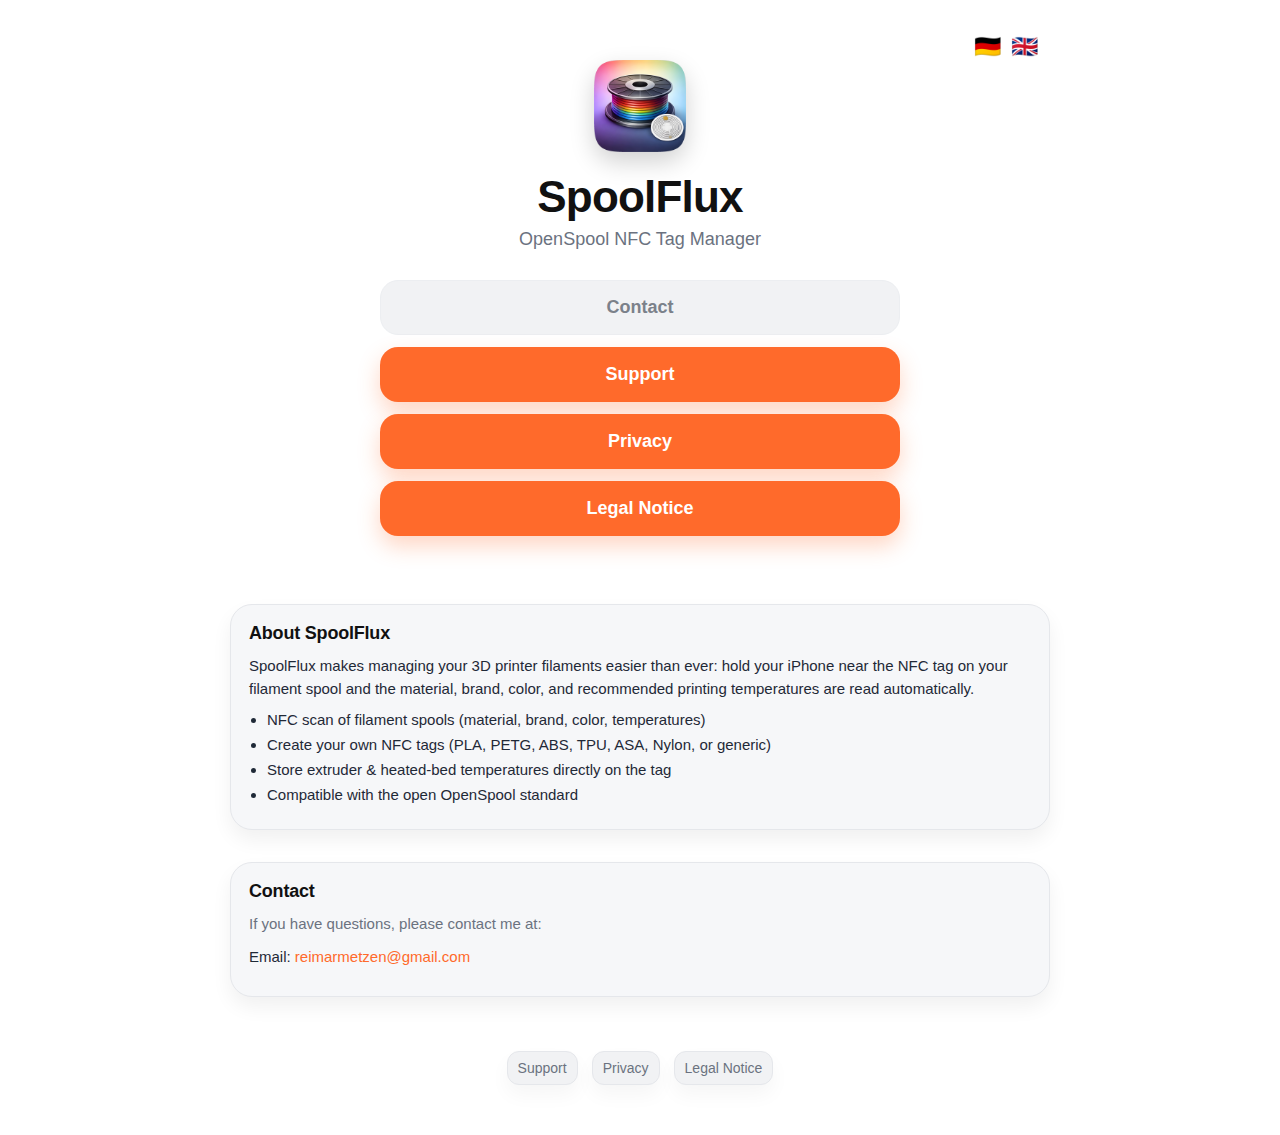
<file: index.html>
<!-- index.html -->
<!doctype html>
<html lang="de">

<head>
  <meta charset="utf-8" />
  <meta name="viewport" content="width=device-width, initial-scale=1" />
  <title>SpoolFlux – Info</title>
  <meta name="description" content="SpoolFlux – Support und Datenschutz." data-i18n-attr="content:meta.indexDescription" />
  <link rel="stylesheet" href="./styles.css" />
</head>

<body>
  <div class="wrap">

    <header class="hero" style="position:relative;">
      <a class="appicon" href="./index.html">
        <img src="app-icon.png" alt="SpoolFlux Icon" onerror="this.style.display='none';" />
      </a>

      <h1 class="title" data-i18n="app.title">SpoolFlux</h1>
      <p class="subtitle" data-i18n="app.subtitle">OpenSpool NFC Tag Manager</p>

      <div class="actions">
        <a class="btn btn-secondary" href="#kontakt" data-i18n="nav.contact" data-i18n-attr="aria-label:aria.showContact">Kontakt</a>
        <a class="btn btn-primary" href="./support.html" data-i18n="nav.support" data-i18n-attr="aria-label:aria.toSupport">Support</a>
        <a class="btn btn-primary" href="./privacy-policy.html" data-i18n="nav.privacy" data-i18n-attr="aria-label:aria.toPrivacy">Datenschutz</a>
        <a class="btn btn-primary" href="./imprint.html" data-i18n="nav.imprint" data-i18n-attr="aria-label:aria.toImprint">Impressum</a>
      </div>

      <div class="lang-float" data-i18n-attr="aria-label:aria.languageSwitch">
        <span class="lang-flag" role="button" tabindex="0" data-lang="de" data-i18n-attr="aria-label:aria.langDe">🇩🇪</span>
        <span class="lang-flag" role="button" tabindex="0" data-lang="en" data-i18n-attr="aria-label:aria.langEn">🇬🇧</span>
      </div>
    </header>

    <main class="content">
      <section class="card">
        <h2 class="section-title" data-i18n="index.about.title">Über SpoolFlux</h2>
        <p data-i18n="index.about.body">
          SpoolFlux macht die Verwaltung deiner 3D-Drucker-Filamente so einfach wie nie zuvor: Halte dein iPhone an den NFC-Tag deiner Filament-Spule und Material, Marke, Farbe sowie empfohlene Drucktemperaturen werden automatisch ausgelesen.
        </p>
        <ul>
          <li data-i18n="index.about.bullets.0">NFC-Scan von Filament-Spulen (Material, Marke, Farbe, Temperaturen)</li>
          <li data-i18n="index.about.bullets.1">Eigene NFC-Tags erstellen (PLA, PETG, ABS, TPU, ASA, Nylon oder generisch)</li>
          <li data-i18n="index.about.bullets.2">Extruder- &amp; Heizbett-Temperaturen direkt auf dem Tag speichern</li>
          <li data-i18n="index.about.bullets.3">Kompatibel mit dem offenen Standard OpenSpool</li>
        </ul>
      </section>

      <section class="card" id="kontakt">
        <h2 class="section-title" data-i18n="index.contact.title">Kontakt</h2>
        <p class="muted" data-i18n="index.contact.intro">Bei Fragen kontaktiere mich bitte unter:</p>
        <p>
          <span data-i18n="index.contact.emailLabel">E-Mail:</span>
          <a href="mailto:reimarmetzen@gmail.com?subject=SpoolFlux">reimarmetzen@gmail.com</a>
        </p>
      </section>
    </main>

    <footer class="footer">
      <div class="footer-card">
        <nav class="footer-nav" aria-label="Footer Navigation" data-i18n-attr="aria-label:aria.footerNav">
          <a class="footer-link" href="./support.html" data-i18n="nav.support">Support</a>
          <a class="footer-link" href="./privacy-policy.html" data-i18n="nav.privacy">Datenschutz</a>
          <a class="footer-link" href="./imprint.html" data-i18n="nav.imprint">Impressum</a>
        </nav>
      </div>
    </footer>
  </div>

  <script src="./assets/i18n.js"></script>
</body>

</html>
</file>
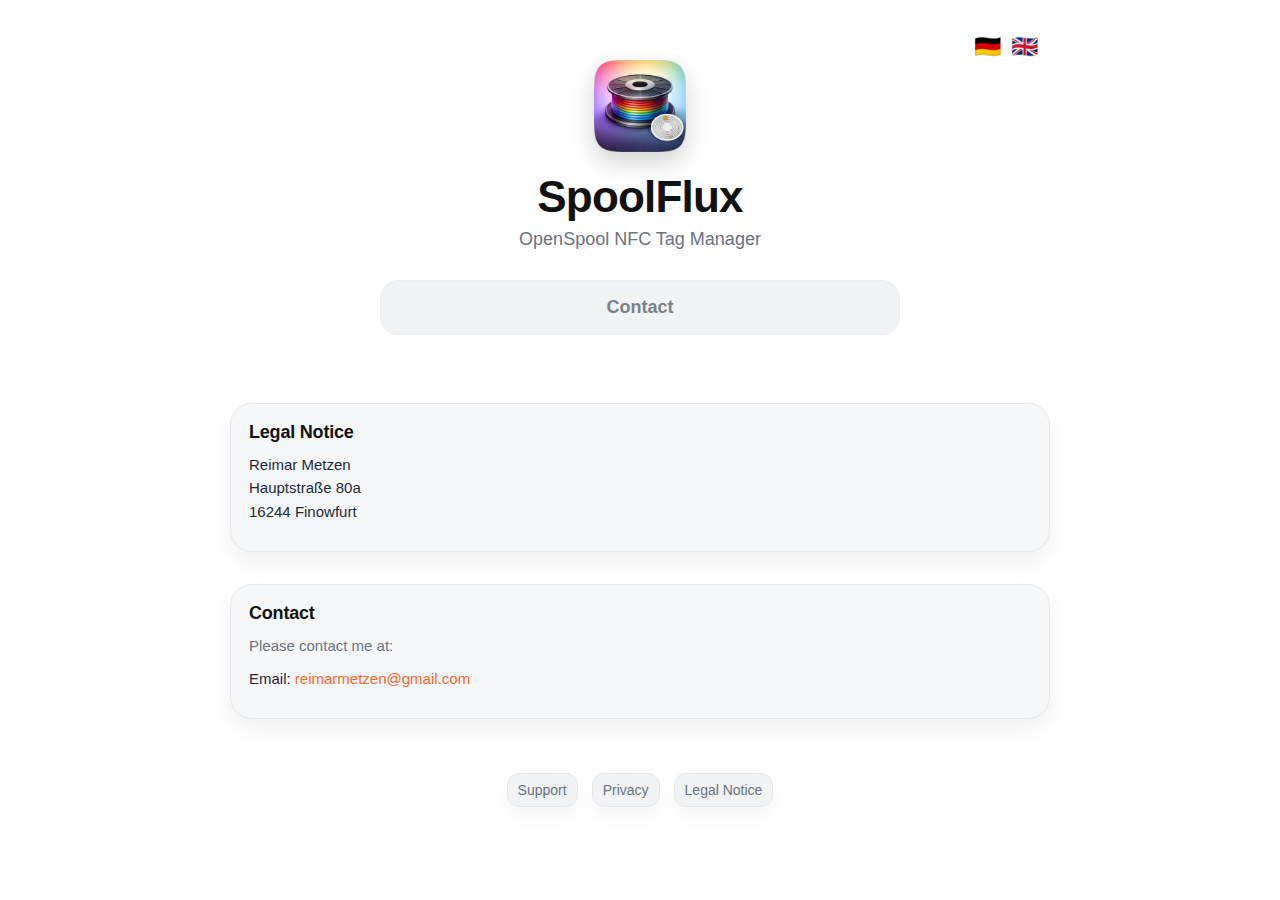
<file: imprint.html>
<!-- impressum.html -->
<!doctype html>
<html lang="de">

<head>
  <meta charset="utf-8" />
  <meta name="viewport" content="width=device-width, initial-scale=1" />
  <title>SpoolFlux – Impressum</title>
  <meta name="description" content="Impressum für SpoolFlux." data-i18n-attr="content:meta.imprintDescription" />
  <link rel="stylesheet" href="./styles.css" />
</head>

<body>
  <div class="wrap">

    <header class="hero" style="position:relative;">
      <a class="appicon" href="./index.html">
        <img src="app-icon.png" alt="SpoolFlux Icon" onerror="this.style.display='none';" />
      </a>

      <h1 class="title" data-i18n="app.title">SpoolFlux</h1>
      <p class="subtitle" data-i18n="app.subtitle">OpenSpool NFC Tag Manager</p>

      <div class="actions">
        <a class="btn btn-secondary" href="#kontakt" data-i18n="nav.contact" data-i18n-attr="aria-label:aria.showContact">Kontakt</a>
      </div>

      <div class="lang-float" data-i18n-attr="aria-label:aria.languageSwitch">
        <span class="lang-flag" role="button" tabindex="0" data-lang="de" data-i18n-attr="aria-label:aria.langDe">🇩🇪</span>
        <span class="lang-flag" role="button" tabindex="0" data-lang="en" data-i18n-attr="aria-label:aria.langEn">🇬🇧</span>
      </div>
    </header>

    <main class="content">
      <section class="card">
        <h2 class="section-title" data-i18n="imprint.title">Impressum</h2>

        <p>
          <span data-i18n="imprint.name">Reimar Metzen</span><br />
          <span data-i18n="imprint.street">Hauptstraße 80a</span><br />
          <span data-i18n="imprint.city">16244 Finowfurt</span>
        </p>
      </section>

      <section class="card" id="kontakt">
        <h2 class="section-title" data-i18n="imprint.contactTitle">Kontakt</h2>
        <p class="muted" data-i18n="imprint.contactIntro">Kontaktiere mich bitte unter:</p>
        <p>
          <span data-i18n="imprint.emailLabel">E-Mail:</span>
          <a href="mailto:reimarmetzen@gmail.com?subject=SpoolFlux%20Impressum">reimarmetzen@gmail.com</a>
        </p>
      </section>
    </main>

    <footer class="footer">
      <div class="footer-card">
        <nav class="footer-nav" aria-label="Footer Navigation" data-i18n-attr="aria-label:aria.footerNav">
          <a class="footer-link" href="./support.html" data-i18n="nav.support">Support</a>
          <a class="footer-link" href="./privacy-policy.html" data-i18n="nav.privacy">Datenschutz</a>
          <a class="footer-link" href="./imprint.html" data-i18n="nav.imprint">Impressum</a>
        </nav>
      </div>
    </footer>

  </div>

  <script src="./assets/i18n.js"></script>
</body>

</html>
</file>
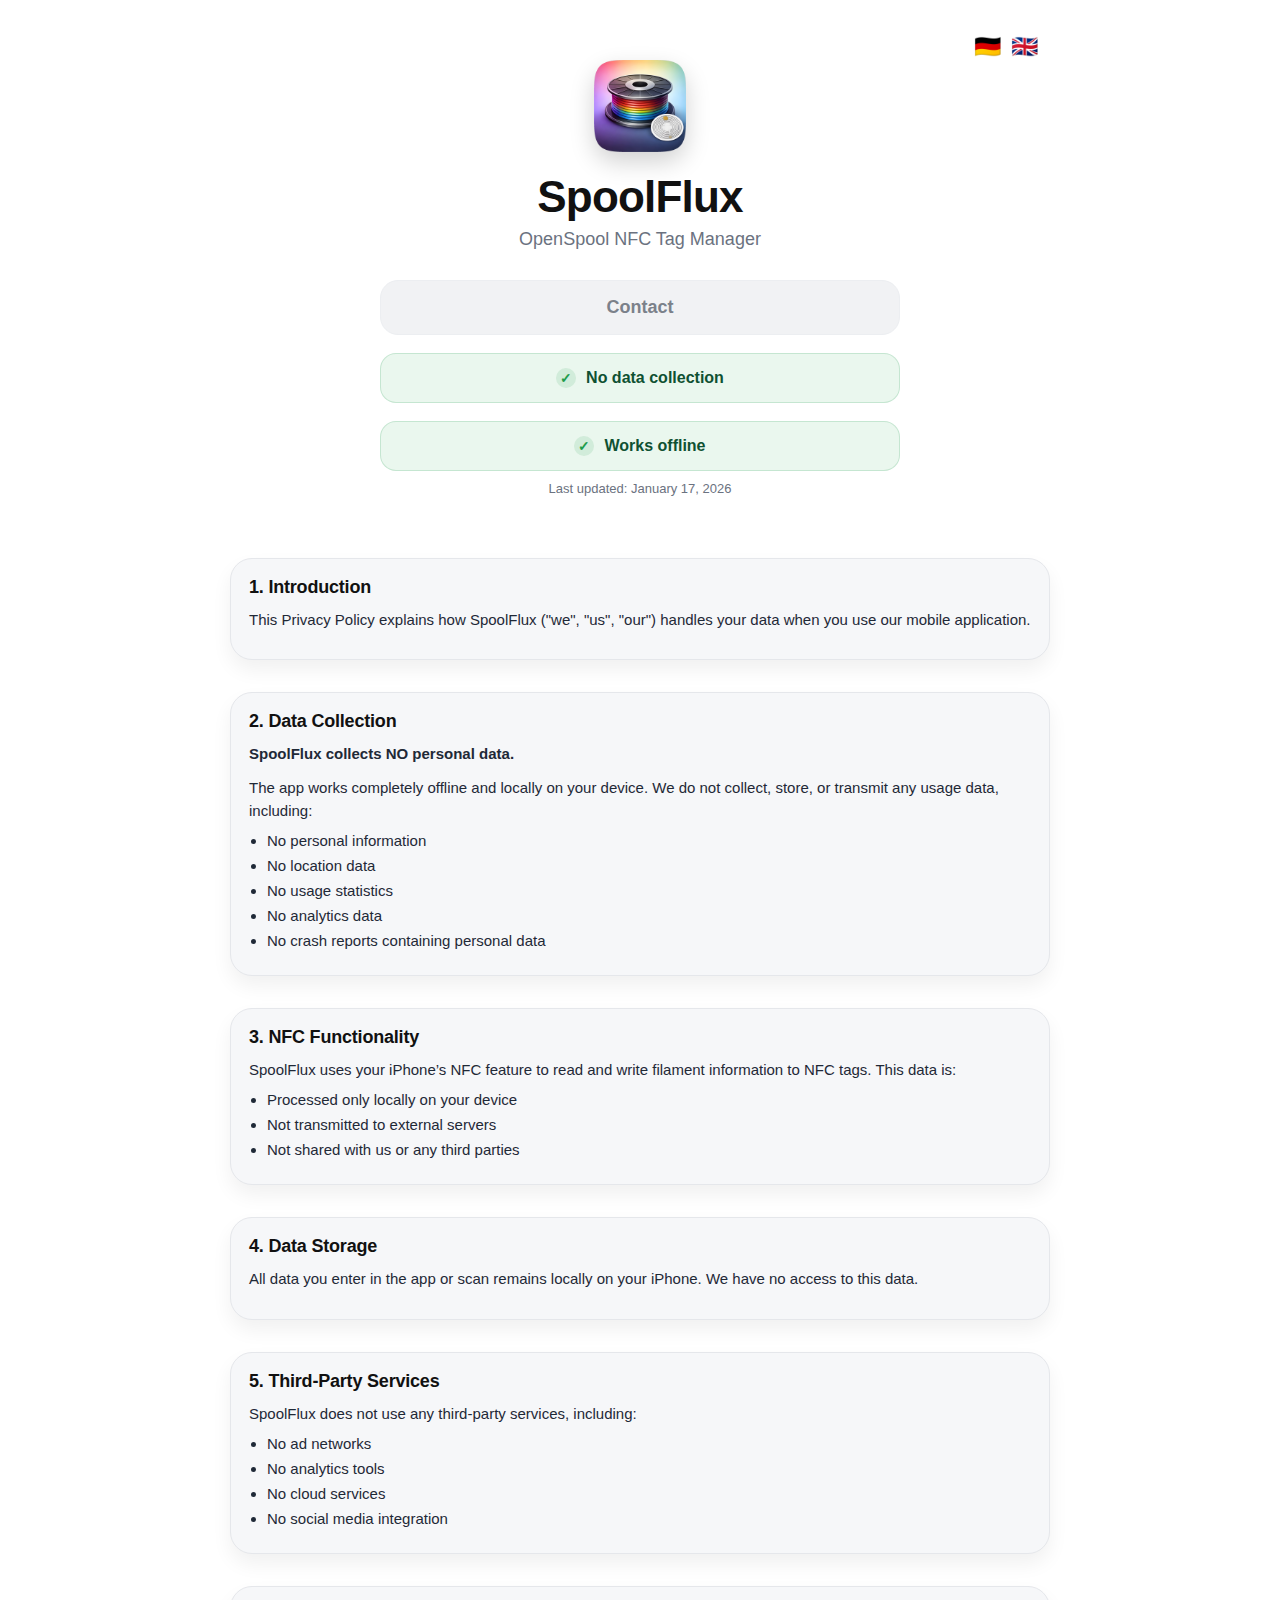
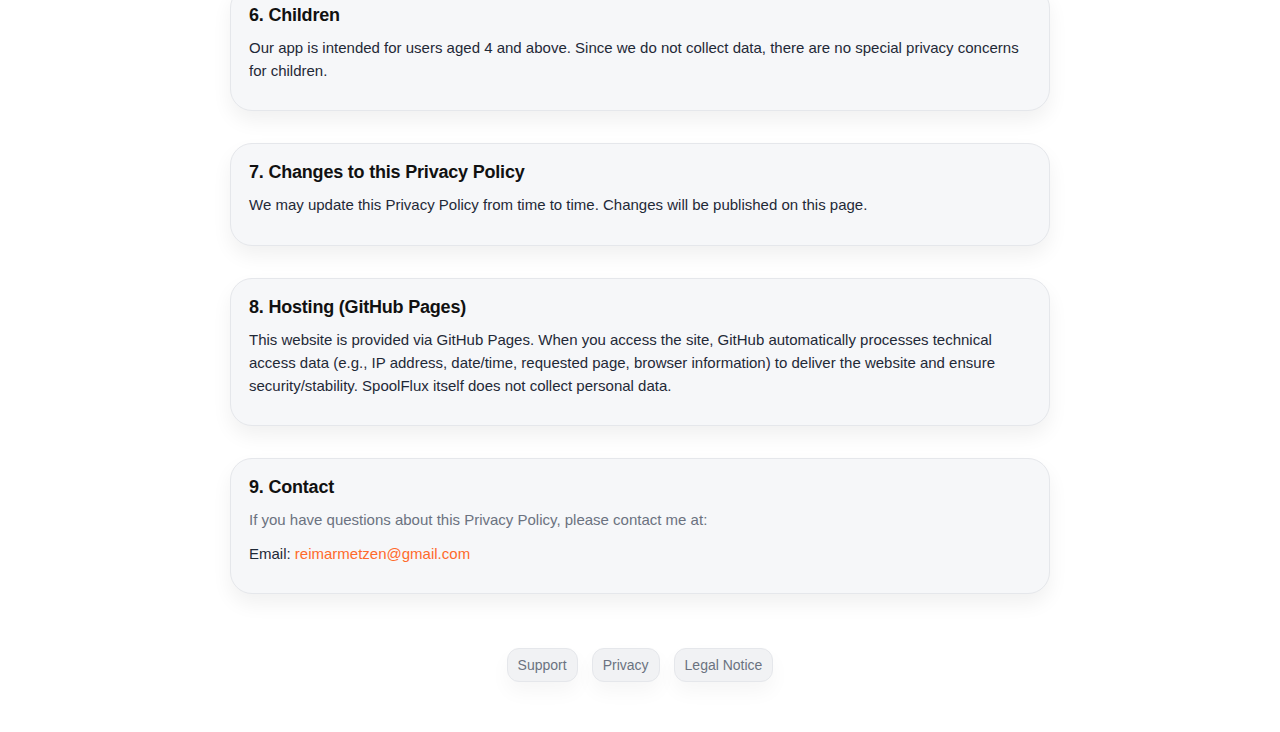
<file: privacy-policy.html>
<!-- privacy-policy.html -->
<!doctype html>
<html lang="de">

<head>
  <meta charset="utf-8" />
  <meta name="viewport" content="width=device-width, initial-scale=1" />
  <title>SpoolFlux – Datenschutzerklärung</title>
  <meta name="description" content="Datenschutzerklärung für SpoolFlux." data-i18n-attr="content:meta.privacyDescription" />
  <link rel="stylesheet" href="./styles.css" />
</head>

<body>
  <div class="wrap">

    <header class="hero" style="position:relative;">
      <a class="appicon" href="./index.html">
        <img src="app-icon.png" alt="SpoolFlux Icon" onerror="this.style.display='none';" />
      </a>

      <h1 class="title" data-i18n="app.title">SpoolFlux</h1>
      <p class="subtitle" data-i18n="app.subtitle">OpenSpool NFC Tag Manager</p>

      <div class="actions">
        <a class="btn btn-secondary" href="#kontakt" data-i18n="nav.contact" data-i18n-attr="aria-label:aria.showContact">Kontakt</a>
      </div>

      <div class="lang-float" data-i18n-attr="aria-label:aria.languageSwitch">
        <span class="lang-flag" role="button" tabindex="0" data-lang="de" data-i18n-attr="aria-label:aria.langDe">🇩🇪</span>
        <span class="lang-flag" role="button" tabindex="0" data-lang="en" data-i18n-attr="aria-label:aria.langEn">🇬🇧</span>
      </div>

      <div class="pill" title="Offline & keine Datensammlung" data-i18n-attr="title:aria.offlineNoData">
        <span class="check">✓</span>
        <span data-i18n="privacy.badges.0">Keine Datensammlung</span>
      </div>

      <div class="pill" title="Offline & keine Datensammlung" data-i18n-attr="title:aria.offlineNoData">
        <span class="check">✓</span>
        <span data-i18n="privacy.badges.1">Funktioniert offline</span>
      </div>

      <div class="meta" data-i18n="privacy.lastUpdated">Letzte Aktualisierung: 17. Januar 2026</div>
    </header>

    <main class="content">
      <section class="card">
        <h2 class="section-title" data-i18n="privacy.s1.title">1. Einleitung</h2>
        <p data-i18n="privacy.s1.body">
          Diese Datenschutzerklärung erklärt, wie SpoolFlux ("wir", "uns", "unsere") mit Ihren Daten umgeht,
          wenn Sie unsere mobile Anwendung nutzen.
        </p>
      </section>

      <section class="card">
        <h2 class="section-title" data-i18n="privacy.s2.title">2. Datenerhebung</h2>
        <p><strong data-i18n="privacy.s2.body1">SpoolFlux sammelt KEINE persönlichen Daten.</strong></p>
        <p data-i18n="privacy.s2.body2">
          Die App funktioniert vollständig offline und lokal auf Ihrem Gerät. Wir erheben, speichern oder übertragen
          keine Nutzerdaten, einschließlich:
        </p>
        <ul>
          <li data-i18n="privacy.s2.bullets.0">Keine persönlichen Informationen</li>
          <li data-i18n="privacy.s2.bullets.1">Keine Standortdaten</li>
          <li data-i18n="privacy.s2.bullets.2">Keine Nutzungsstatistiken</li>
          <li data-i18n="privacy.s2.bullets.3">Keine Analyse-Daten (Analytics)</li>
          <li data-i18n="privacy.s2.bullets.4">Keine Crash-Reports mit persönlichen Daten</li>
        </ul>
      </section>

      <section class="card">
        <h2 class="section-title" data-i18n="privacy.s3.title">3. NFC-Funktionalität</h2>
        <p data-i18n="privacy.s3.body">
          SpoolFlux verwendet die NFC-Funktion Ihres iPhones zum Lesen und Schreiben von Filament-Informationen auf
          NFC-Tags.
          Diese Daten werden:
        </p>
        <ul>
          <li data-i18n="privacy.s3.bullets.0">Ausschließlich lokal auf Ihrem Gerät verarbeitet</li>
          <li data-i18n="privacy.s3.bullets.1">Nicht an externe Server übertragen</li>
          <li data-i18n="privacy.s3.bullets.2">Nicht mit uns oder Dritten geteilt</li>
        </ul>
      </section>

      <section class="card">
        <h2 class="section-title" data-i18n="privacy.s4.title">4. Datenspeicherung</h2>
        <p data-i18n="privacy.s4.body">
          Alle von Ihnen in der App eingegebenen oder gescannten Daten bleiben lokal auf Ihrem iPhone.
          Wir haben keinen Zugriff auf diese Daten.
        </p>
      </section>

      <section class="card">
        <h2 class="section-title" data-i18n="privacy.s5.title">5. Drittanbieter-Dienste</h2>
        <p data-i18n="privacy.s5.body">SpoolFlux nutzt keine Drittanbieter-Dienste, einschließlich:</p>
        <ul>
          <li data-i18n="privacy.s5.bullets.0">Keine Werbenetzwerke</li>
          <li data-i18n="privacy.s5.bullets.1">Keine Analytics-Tools</li>
          <li data-i18n="privacy.s5.bullets.2">Keine Cloud-Dienste</li>
          <li data-i18n="privacy.s5.bullets.3">Keine Social Media Integration</li>
        </ul>
      </section>

      <section class="card">
        <h2 class="section-title" data-i18n="privacy.s6.title">6. Kinder</h2>
        <p data-i18n="privacy.s6.body">
          Unsere App richtet sich an Nutzer ab 4 Jahren. Da wir keine Daten sammeln, gibt es keine besonderen
          Datenschutzbedenken für Kinder.
        </p>
      </section>

      <section class="card">
        <h2 class="section-title" data-i18n="privacy.s7.title">7. Änderungen der Datenschutzerklärung</h2>
        <p data-i18n="privacy.s7.body">
          Wir können diese Datenschutzerklärung von Zeit zu Zeit aktualisieren. Änderungen werden auf dieser Seite
          veröffentlicht.
        </p>
      </section>

      <section class="card">
        <h2 class="section-title" data-i18n="privacy.s8.title">8. Hosting (GitHub Pages)</h2>
        <p data-i18n="privacy.s8.body">
          Diese Website wird über GitHub Pages bereitgestellt. Beim Aufruf der Seite werden durch GitHub automatisch
          technische
          Zugriffsdaten verarbeitet (z. B. IP-Adresse, Datum/Uhrzeit, aufgerufene Seite, Browserinformationen), um die
          Website
          auszuliefern und die Sicherheit/Stabilität zu gewährleisten. SpoolFlux selbst sammelt keine personenbezogenen
          Daten.
        </p>
      </section>

      <section class="card" id="kontakt">
        <h2 class="section-title" data-i18n="privacy.s9.title">9. Kontakt</h2>
        <p class="muted" data-i18n="privacy.s9.body">Bei Fragen zu dieser Datenschutzerklärung kontaktiere mich bitte unter:</p>
        <p>
          <span data-i18n="privacy.s9.emailLabel">E-Mail:</span>
          <a href="mailto:reimarmetzen@gmail.com?subject=SpoolFlux%20Datenschutz">reimarmetzen@gmail.com</a>
        </p>
      </section>
    </main>

    <footer class="footer">
      <div class="footer-card">
        <nav class="footer-nav" aria-label="Footer Navigation" data-i18n-attr="aria-label:aria.footerNav">
          <a class="footer-link" href="./support.html" data-i18n="nav.support">Support</a>
          <a class="footer-link" href="./privacy-policy.html" data-i18n="nav.privacy">Datenschutz</a>
          <a class="footer-link" href="./imprint.html" data-i18n="nav.imprint">Impressum</a>
        </nav>
      </div>
    </footer>
  </div>

  <script src="./assets/i18n.js"></script>
</body>

</html>
</file>
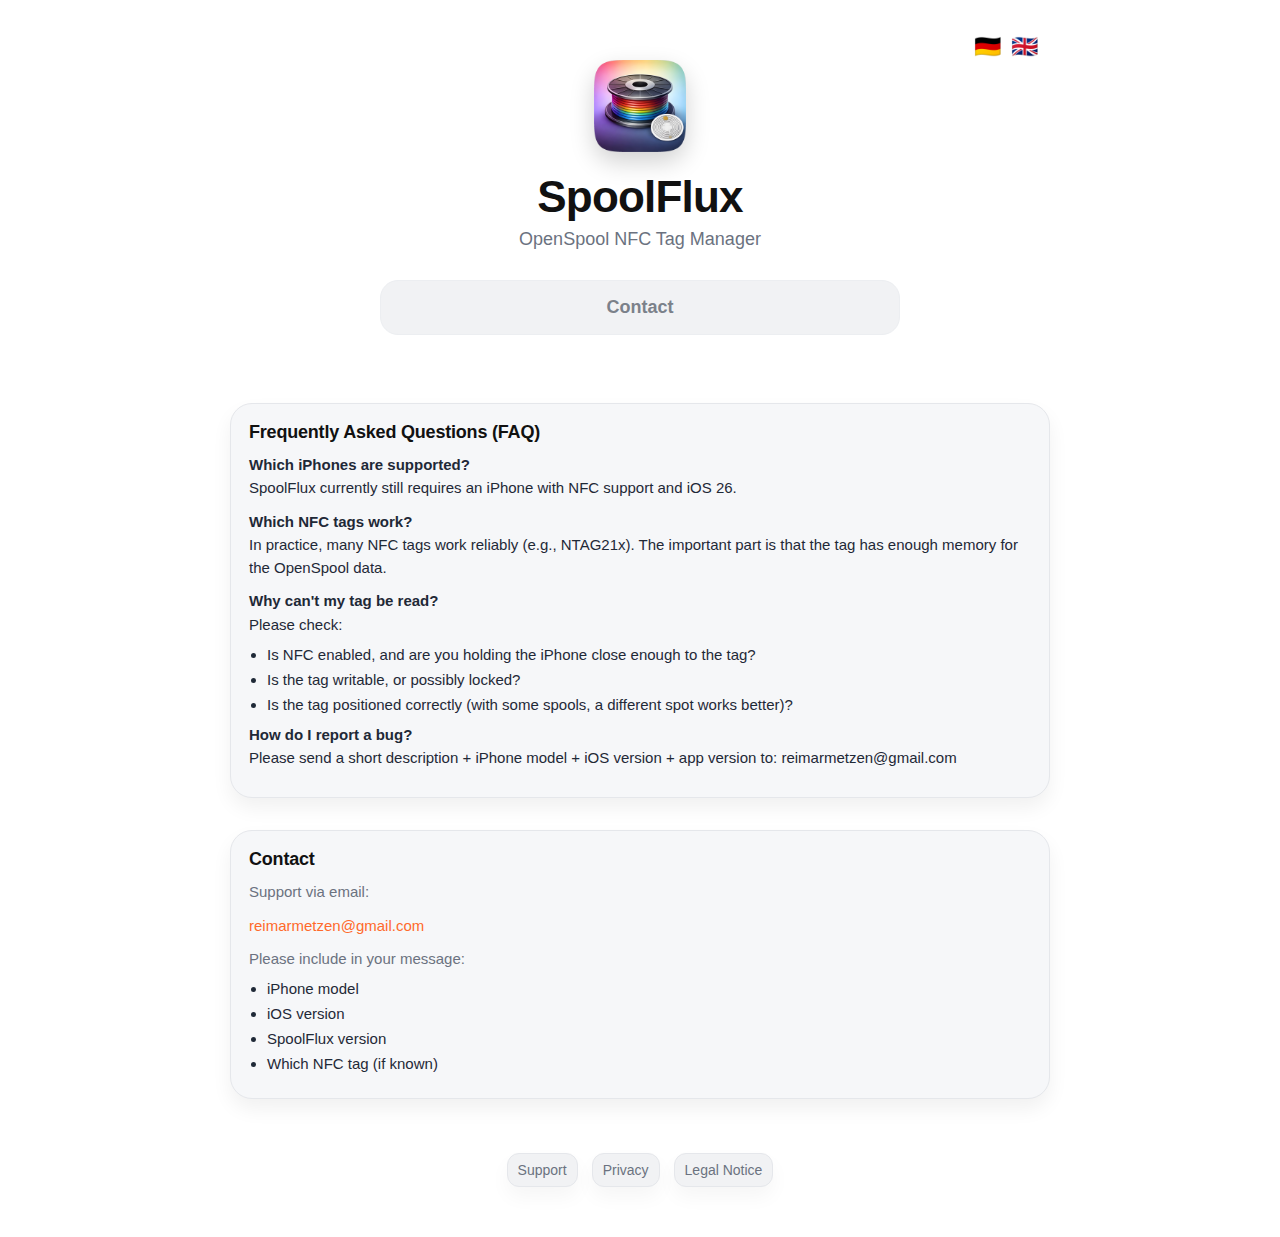
<file: support.html>
<!-- support.html -->
<!doctype html>
<html lang="de">

<head>
  <meta charset="utf-8" />
  <meta name="viewport" content="width=device-width, initial-scale=1" />
  <title>SpoolFlux – Support</title>
  <meta name="description"
    content="Support und Hilfe für SpoolFlux – Filamentverwaltung per NFC (OpenSpool kompatibel)." data-i18n-attr="content:meta.supportDescription" />
  <link rel="stylesheet" href="./styles.css" />
</head>

<body>
  <div class="wrap">

    <header class="hero" style="position:relative;">
      <a class="appicon" href="./index.html">
        <img src="app-icon.png" alt="SpoolFlux Icon" onerror="this.style.display='none';" />
      </a>

      <h1 class="title" data-i18n="app.title">SpoolFlux</h1>
      <p class="subtitle" data-i18n="app.subtitle">OpenSpool NFC Tag Manager</p>

      <div class="actions">
        <a class="btn btn-secondary" href="#kontakt" data-i18n="nav.contact" data-i18n-attr="aria-label:aria.showContact">Kontakt</a>
      </div>

      <div class="lang-float" data-i18n-attr="aria-label:aria.languageSwitch">
        <span class="lang-flag" role="button" tabindex="0" data-lang="de" data-i18n-attr="aria-label:aria.langDe">🇩🇪</span>
        <span class="lang-flag" role="button" tabindex="0" data-lang="en" data-i18n-attr="aria-label:aria.langEn">🇬🇧</span>
      </div>
    </header>

    <main class="content">
      <section class="card" id="faq">
        <h2 class="section-title" data-i18n="support.faq.title">Häufige Fragen (FAQ)</h2>

        <p><strong data-i18n="support.faq.q1">Welche iPhones werden unterstützt?</strong><br />
          <span data-i18n="support.faq.a1">SpoolFlux benötigt aktuell noch ein iPhone mit NFC-Unterstützung und iOS 26.</span>
        </p>

        <p><strong data-i18n="support.faq.q2">Welche NFC-Tags funktionieren?</strong><br />
          <span data-i18n="support.faq.a2">In der Praxis funktionieren viele NFC-Tags zuverlässig (z.B. NTAG21x). Wichtig ist, dass der Tag genügend Speicher für die OpenSpool-Daten bietet.</span>
        </p>

        <p><strong data-i18n="support.faq.q3">Warum wird mein Tag nicht gelesen?</strong><br />
          <span data-i18n="support.faq.a3Intro">Prüfe bitte:</span>
        </p>
        <ul>
          <li data-i18n="support.faq.a3Bullets.0">Ist NFC aktiviert und hältst du das iPhone nah genug an den Tag?</li>
          <li data-i18n="support.faq.a3Bullets.1">Ist der Tag beschreibbar oder evtl. gesperrt?</li>
          <li data-i18n="support.faq.a3Bullets.2">Ist der Tag korrekt positioniert (bei manchen Spulen hilft eine andere Stelle)?</li>
        </ul>

        <p><strong data-i18n="support.faq.q4">Wie melde ich einen Fehler?</strong><br />
          <span data-i18n="support.faq.a4">Bitte sende eine kurze Beschreibung + iPhone-Modell + iOS-Version + App-Version an: reimarmetzen@gmail.com</span>
        </p>
      </section>

      <section class="card" id="kontakt">
        <h2 class="section-title" data-i18n="support.contact.title">Kontakt</h2>
        <p class="muted" data-i18n="support.contact.intro">Support per E-Mail:</p>
        <p>
          <a href="mailto:reimarmetzen@gmail.com?subject=SpoolFlux%20Support">reimarmetzen@gmail.com</a>
        </p>

        <p class="muted" data-i18n="support.contact.pleaseInclude">Bitte gib in deiner Nachricht an:</p>
        <ul>
          <li data-i18n="support.contact.bullets.0">iPhone-Modell</li>
          <li data-i18n="support.contact.bullets.1">iOS-Version</li>
          <li data-i18n="support.contact.bullets.2">SpoolFlux Version</li>
          <li data-i18n="support.contact.bullets.3">Welcher NFC-Tag (falls bekannt)</li>
        </ul>
      </section>
    </main>

    <footer class="footer">
      <div class="footer-card">
        <nav class="footer-nav" aria-label="Footer Navigation" data-i18n-attr="aria-label:aria.footerNav">
          <a class="footer-link" href="./support.html" data-i18n="nav.support">Support</a>
          <a class="footer-link" href="./privacy-policy.html" data-i18n="nav.privacy">Datenschutz</a>
          <a class="footer-link" href="./imprint.html" data-i18n="nav.imprint">Impressum</a>
        </nav>
      </div>
    </footer>
  </div>

  <script src="./assets/i18n.js"></script>
</body>

</html>
</file>
<file: styles.css>
/* styles.css */
:root {
  --bg: #ffffff;
  --brand: #ff6a2b;
  --card: #f6f7f9;
  --hairline: #e5e7eb;
  --ok: #1f9d4c;
  --okbg: #eaf7ee;
  --radius: 22px;
  --sub: #6b7280;
  --text: #111111;
}

html,
body {
  font-family: -apple-system, BlinkMacSystemFont, "SF Pro Display", "SF Pro Text",
  "Segoe UI", Roboto, Helvetica, Arial, sans-serif;

  margin: 0;

  color: var(--text);
  background: var(--bg);

  -webkit-font-smoothing: antialiased;
  -moz-osx-font-smoothing: grayscale;
}

p {
  font-size: 15px;
  line-height: 1.55;

  margin: 10px 0;

  color: #1f2937;
}

ul {
  font-size: 15px;

  margin: 10px 0 0 18px;
  padding: 0;

  color: #1f2937;
}

li {
  margin: 8px 0;
}

a {
  text-decoration: none;

  color: var(--brand);
}

a:hover {
  text-decoration: underline;
}

.wrap {
  max-width: 820px;
  margin: 0 auto;
  padding: 24px 18px 50px;
}

/* Header / Hero */
.hero {
  padding: 36px 8px 18px;

  text-align: center;
}

.appicon {
  display: inline-block;

  width: 92px;
  height: 92px;

  border-radius: 22px;
  background: #dddddd;
  box-shadow: 0 10px 25px rgba(0, 0, 0, 0.18);

  object-fit: cover;
}

.appicon img {
  width: 100%;
  height: auto;
}

.title {
  font-size: 44px;
  font-weight: 800;
  line-height: 1.05;

  margin: 18px 0 6px;

  letter-spacing: -0.8px;
}

.subtitle {
  font-size: 18px;
  font-weight: 500;

  margin: 0;

  color: var(--sub);
}

/* Buttons */
.actions {
  display: grid;

  box-sizing: border-box;
  max-width: 520px;
  margin: 26px auto 6px;

  gap: 12px;
}

.btn {
  font-size: 18px;
  font-weight: 700;

  display: flex;
  align-items: center;
  justify-content: center;

  padding: 16px 18px;

  user-select: none;
  text-decoration: none;

  border: 1px solid transparent;
  border-radius: 18px;

  gap: 10px;
}

.btn-primary {
  color: #ffffff;
  background: var(--brand);
  box-shadow: 0 10px 22px rgba(255, 106, 43, 0.28);
}

.btn-secondary {
  color: #7b818a;
  border-color: #eceef1;
  background: #f1f2f4;
}

/* Status / Pill */
.pill {
  font-weight: 700;

  display: flex;
  align-items: center;
  justify-content: center;

  box-sizing: border-box;
  max-width: 520px;
  margin: 18px auto 0;
  padding: 14px 16px;

  color: #0f5132;
  border: 1px solid rgba(31, 157, 76, 0.18);
  border-radius: 16px;
  background: var(--okbg);

  gap: 10px;
}

.check {
  font-size: 14px;
  font-weight: 900;

  display: inline-grid;

  width: 20px;
  height: 20px;

  color: var(--ok);
  border-radius: 999px;
  background: rgba(31, 157, 76, 0.12);

  place-items: center;
}

.meta {
  font-size: 13px;

  margin-top: 10px;

  color: var(--sub);
}

/* Content Cards */
.content {
  display: grid;

  margin-top: 26px;

  gap: 14px;
}

.card {
  margin: 18px 0 0;
  padding: 18px;

  border: 1px solid var(--hairline);
  border-radius: var(--radius);
  background: var(--card);
  box-shadow: 0 10px 20px rgba(0, 0, 0, 0.06);
}

.section-title {
  font-size: 18px;

  margin: 0 0 8px;

  letter-spacing: -0.2px;
}

.muted {
  color: var(--sub);
}

/* Footer */
.footer {
  margin-top: 36px;
  padding-top: 18px;
}

.footer-nav {
  display: flex;
  align-items: center;
  flex-wrap: wrap;
  justify-content: center;

  gap: 10px 14px;
}

.footer-link {
  font-size: 14px;

  padding: 8px 10px;

  text-decoration: none;

  color: var(--sub);
  border: 1px solid transparent;
  border: 1px solid var(--hairline);
  border-radius: 12px;
  background: #f1f2f4;
  box-shadow: 0 10px 20px rgba(0, 0, 0, 0.04);
}

.footer-link:hover {
  text-decoration: none;

  border-color: #eceef1;
}

/* i18n floating flags */
.lang-float {
  position: absolute;
  z-index: 10;
  top: 12px;
  right: 12px;

  display: flex;

  user-select: none;

  gap: 10px;
}
.lang-flag {
  font-size: 22px;
  line-height: 1;

  cursor: pointer;
  text-decoration: none;
}
.lang-flag:focus {
  border-radius: 10px;
  outline: 2px solid rgba(255,255,255,0.6);
  outline-offset: 4px;
}
</file>
